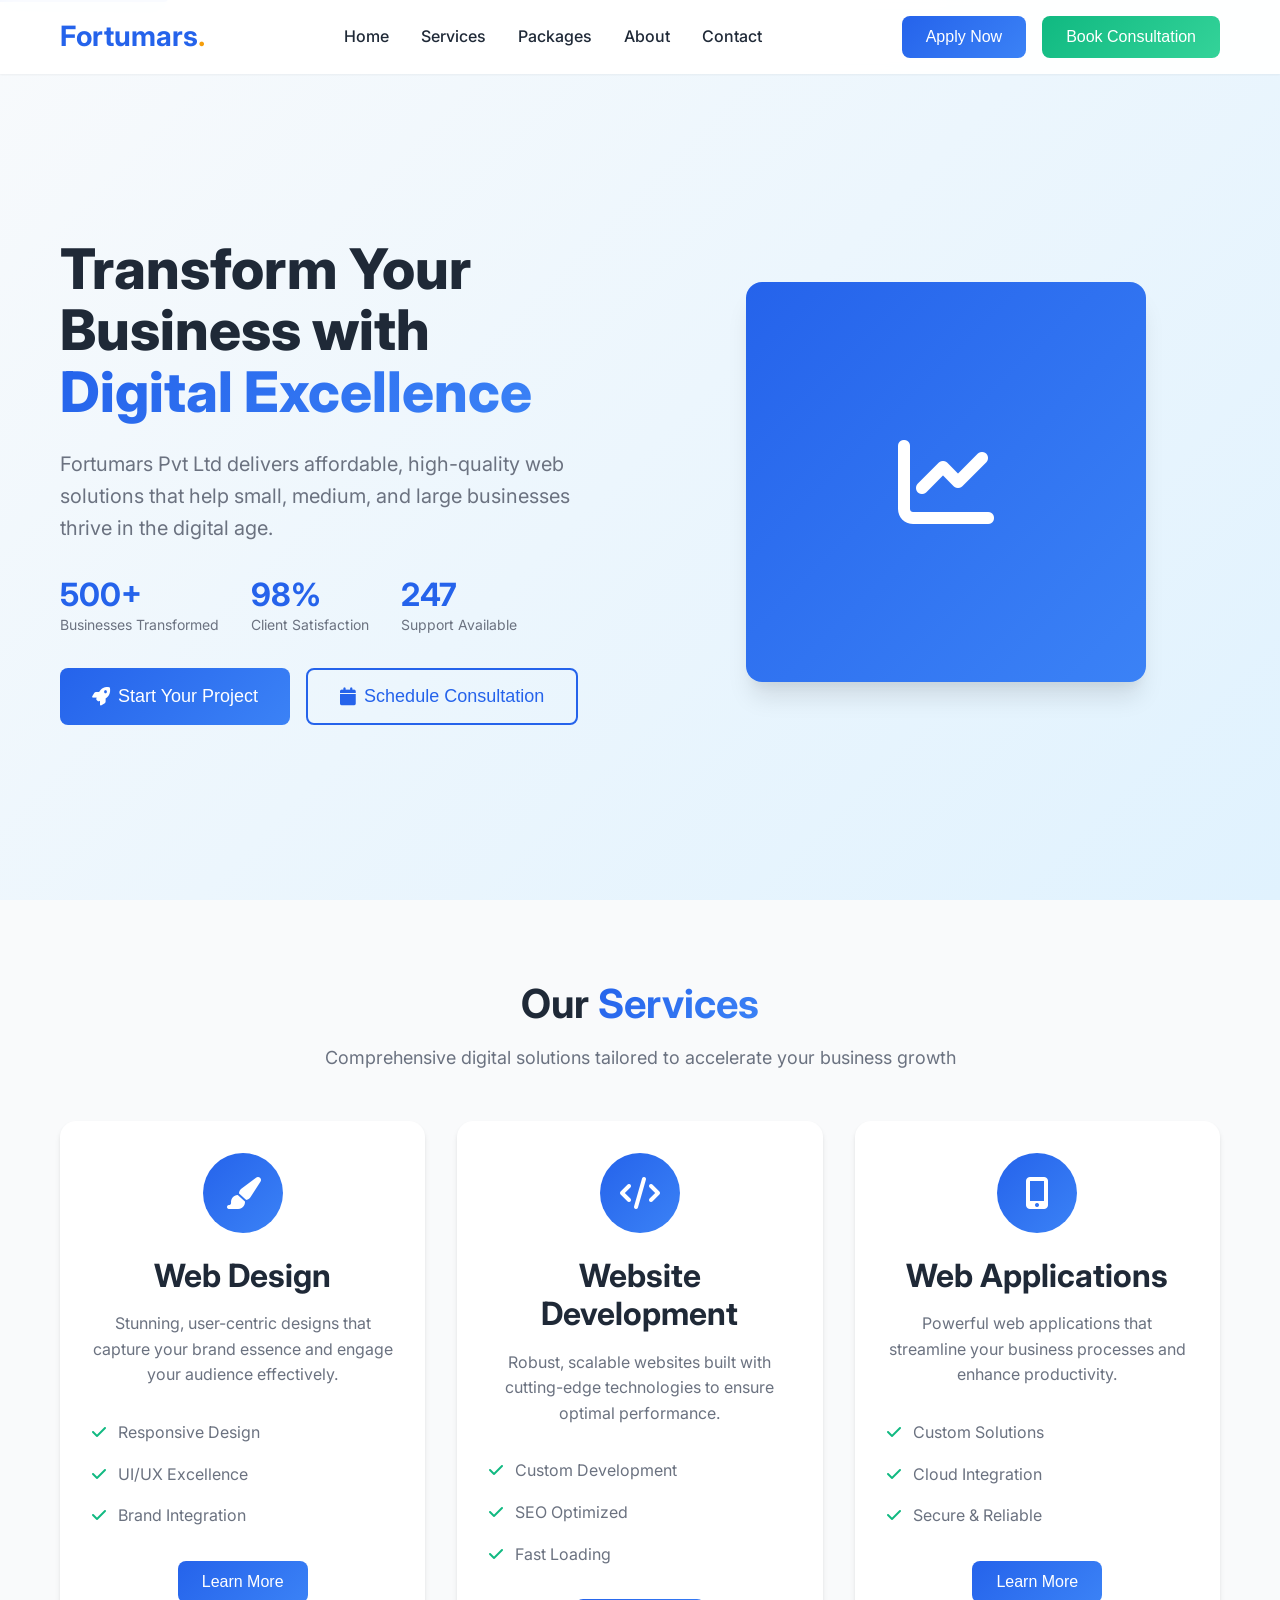
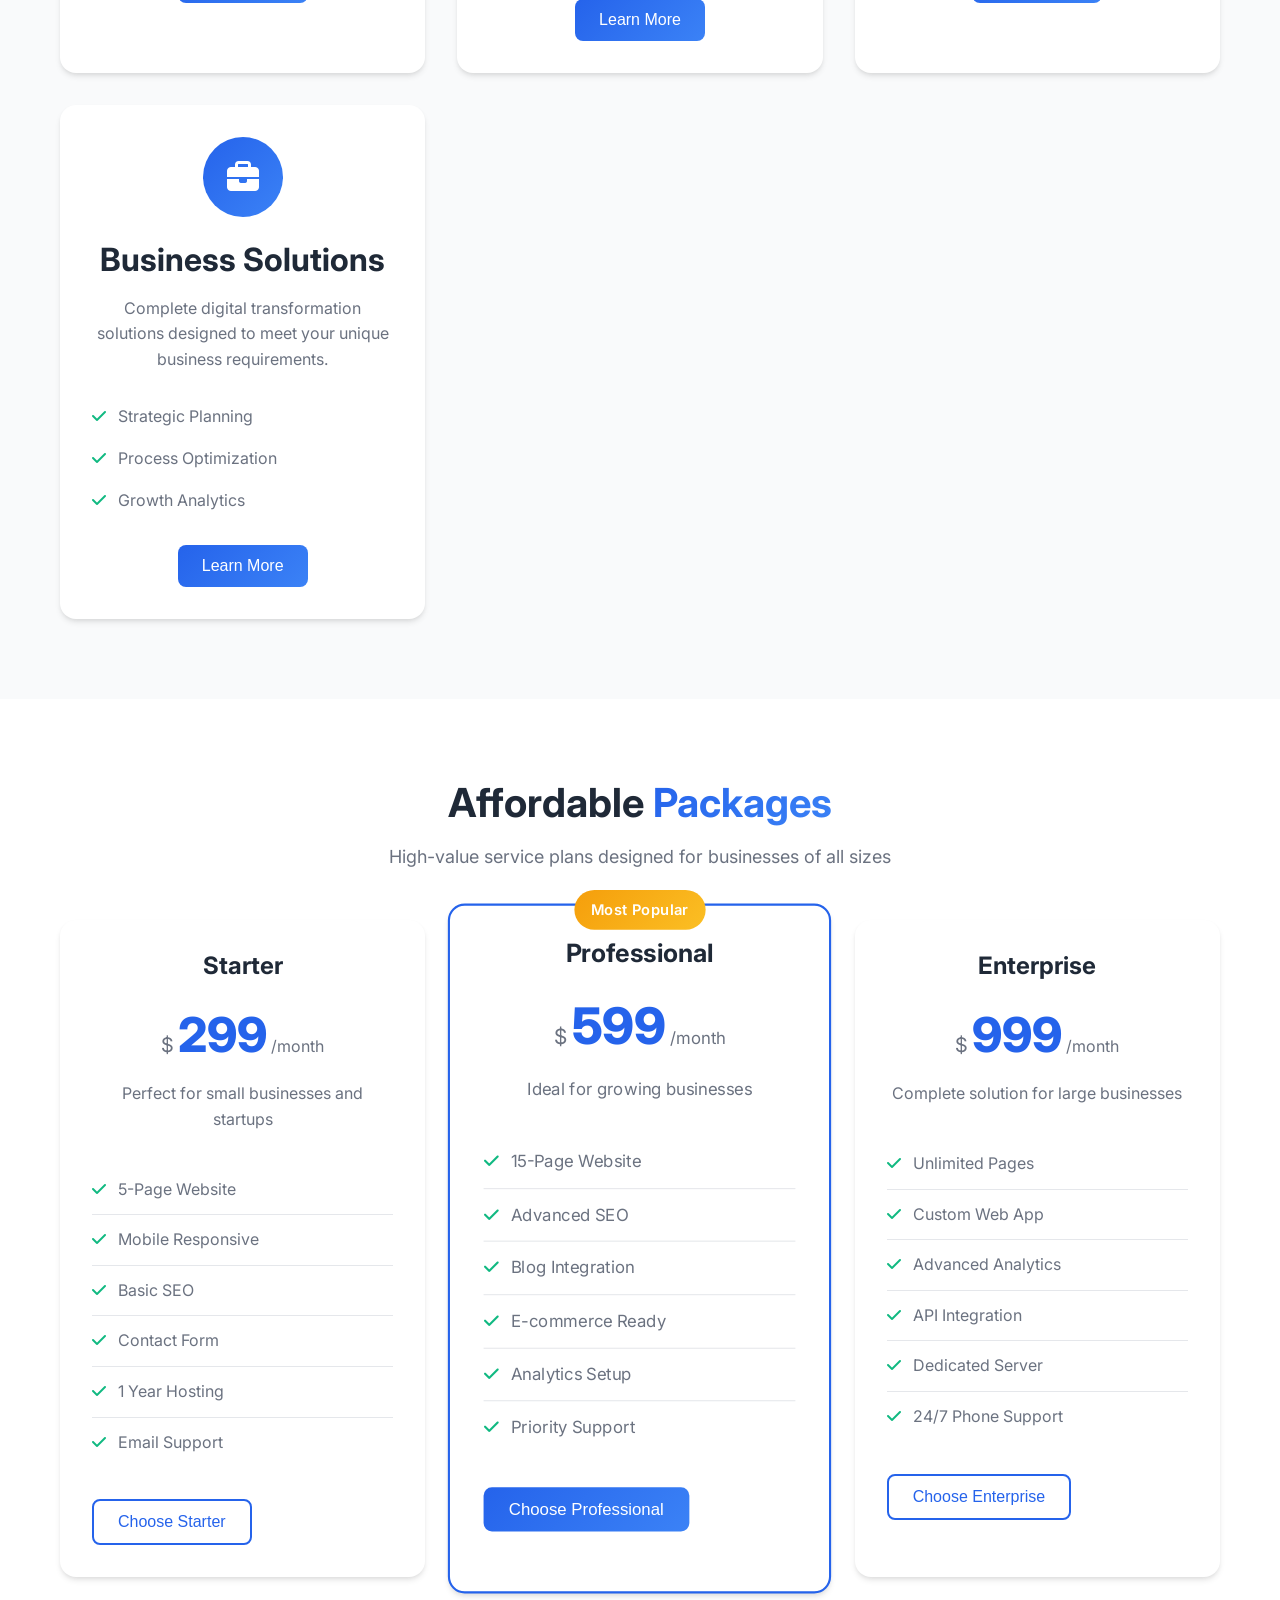
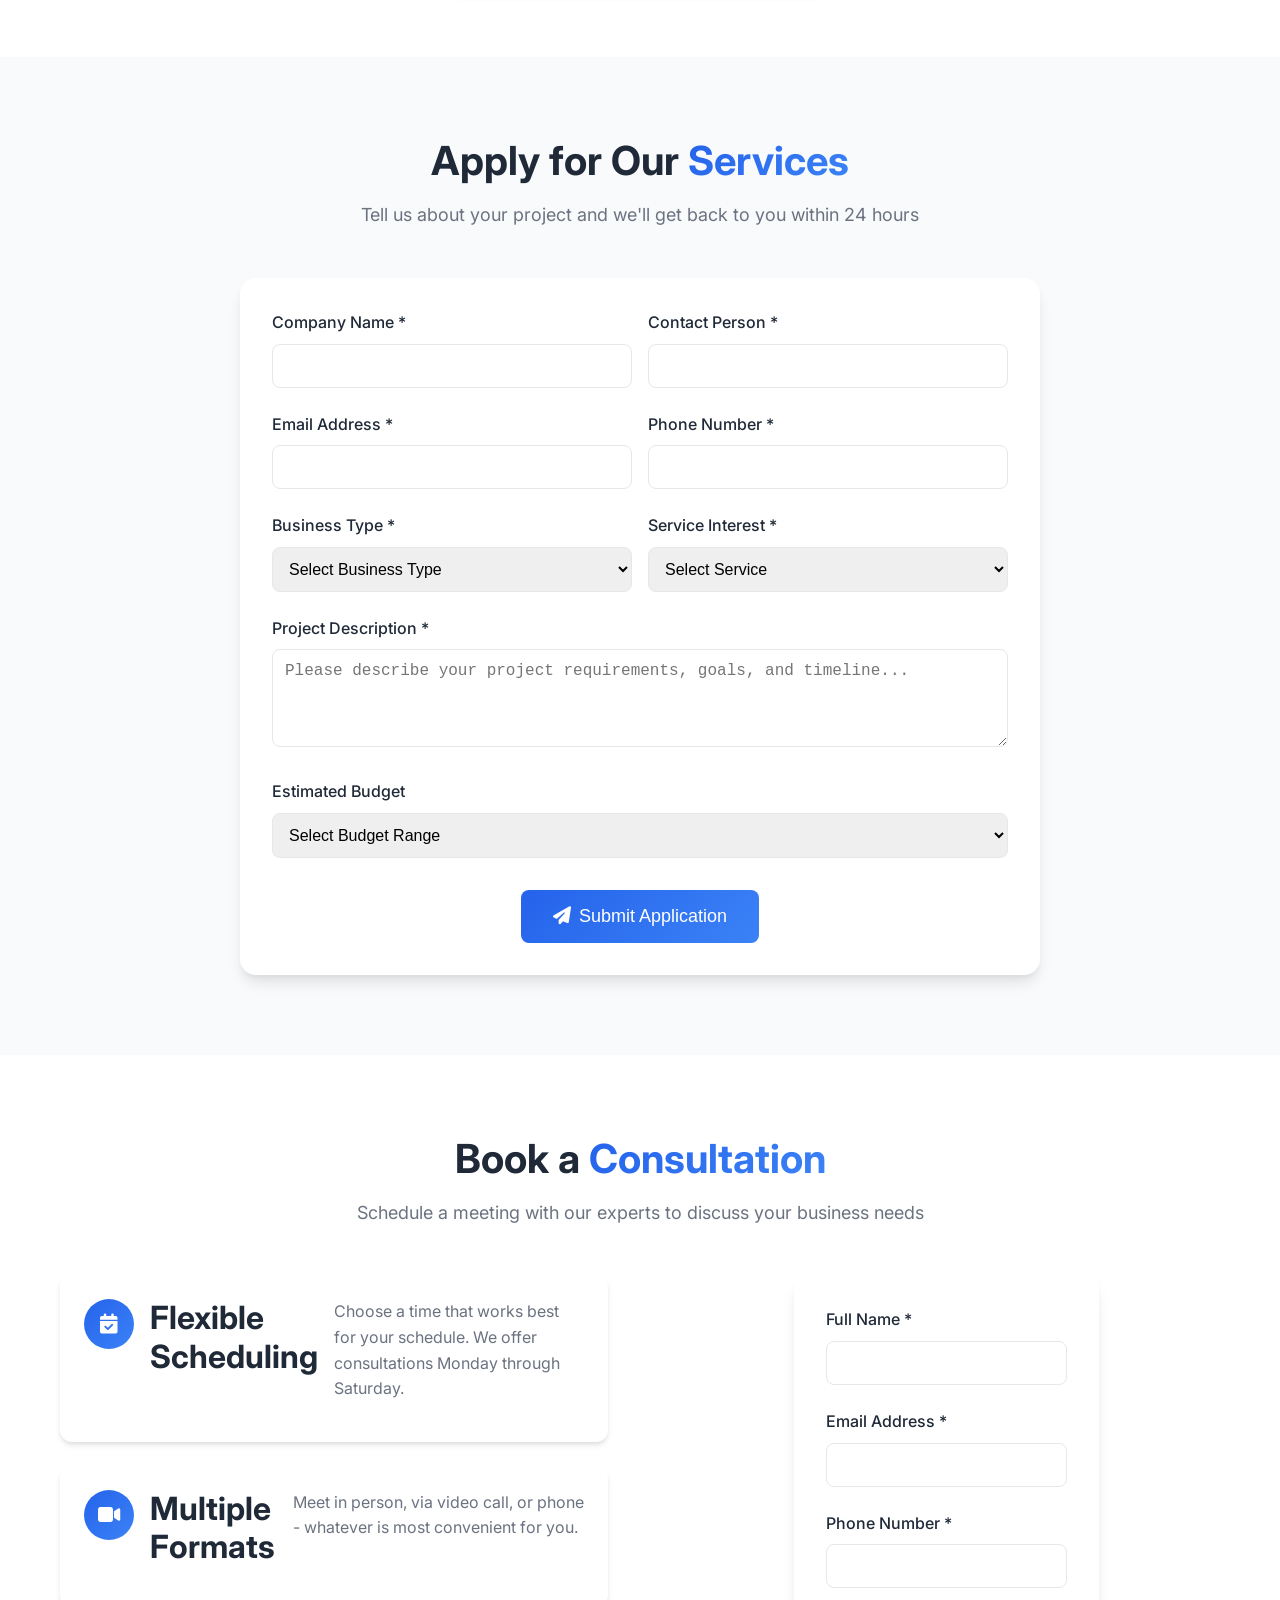
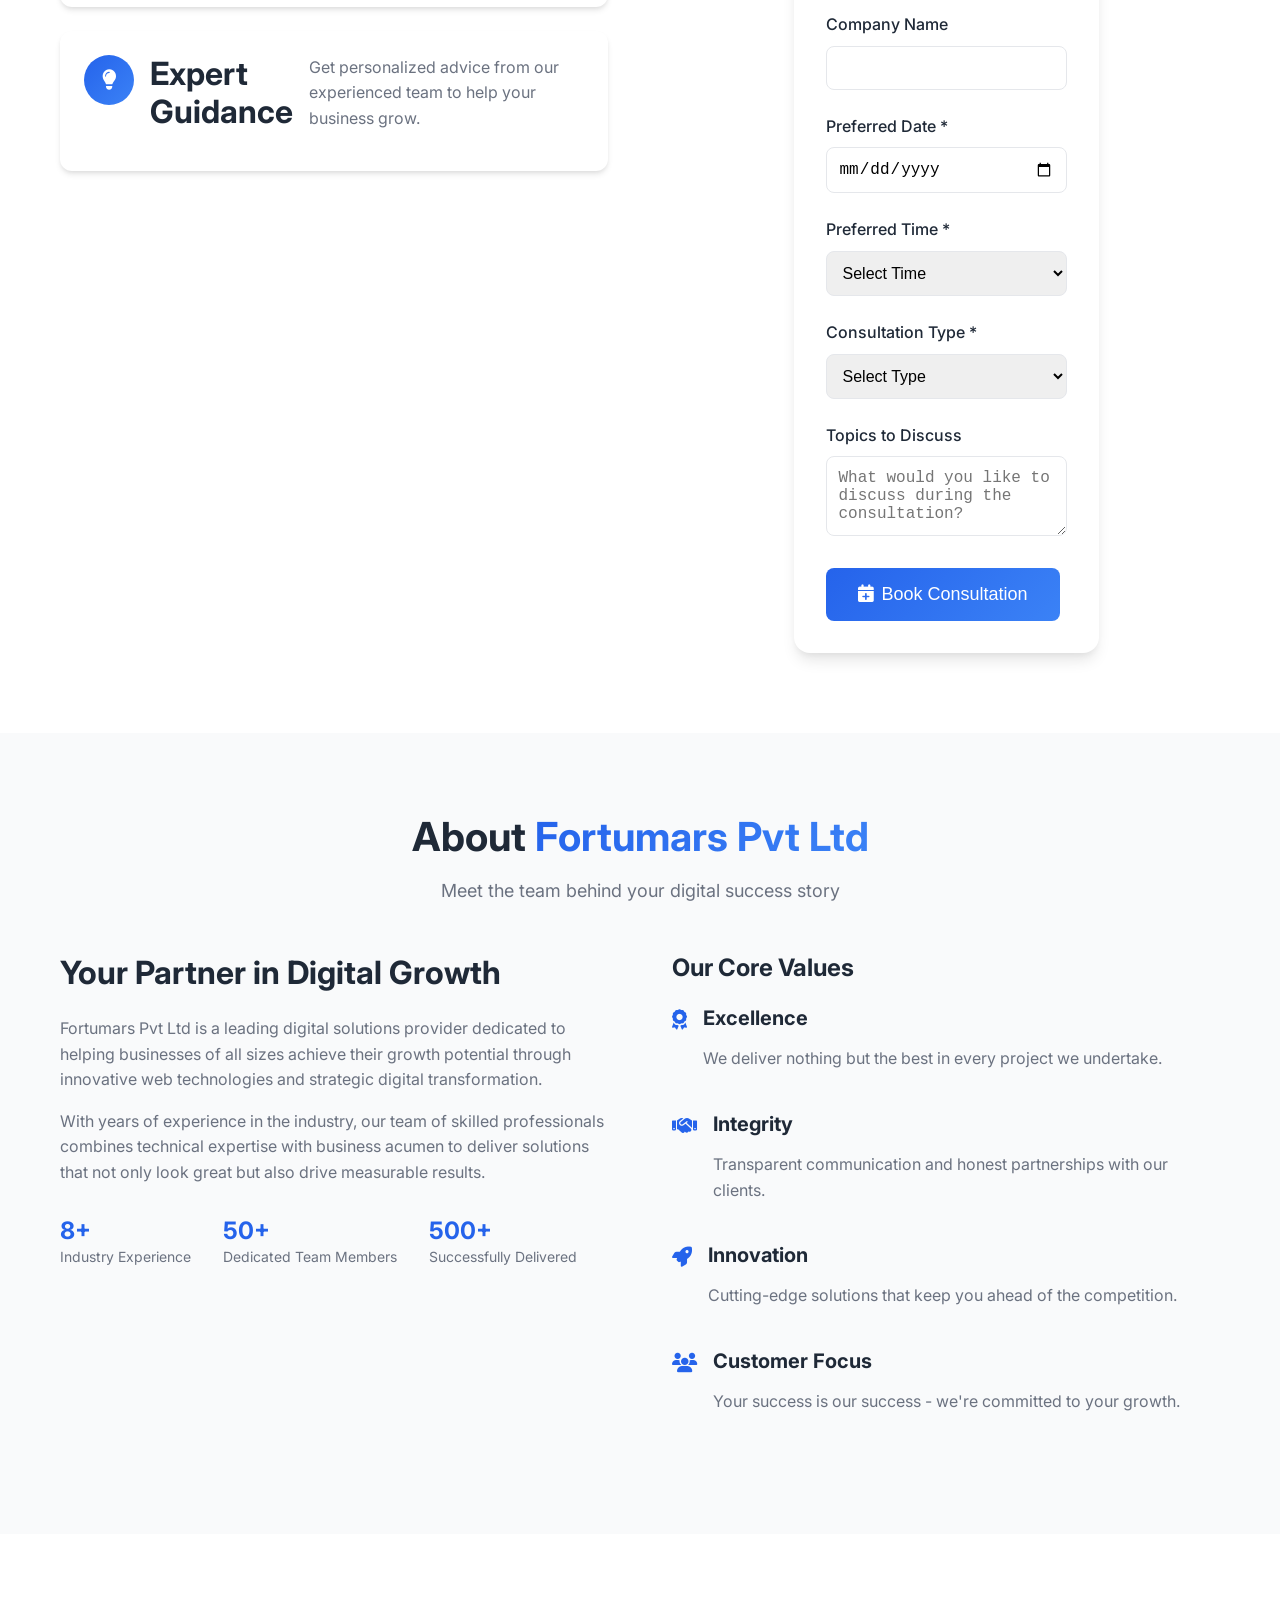
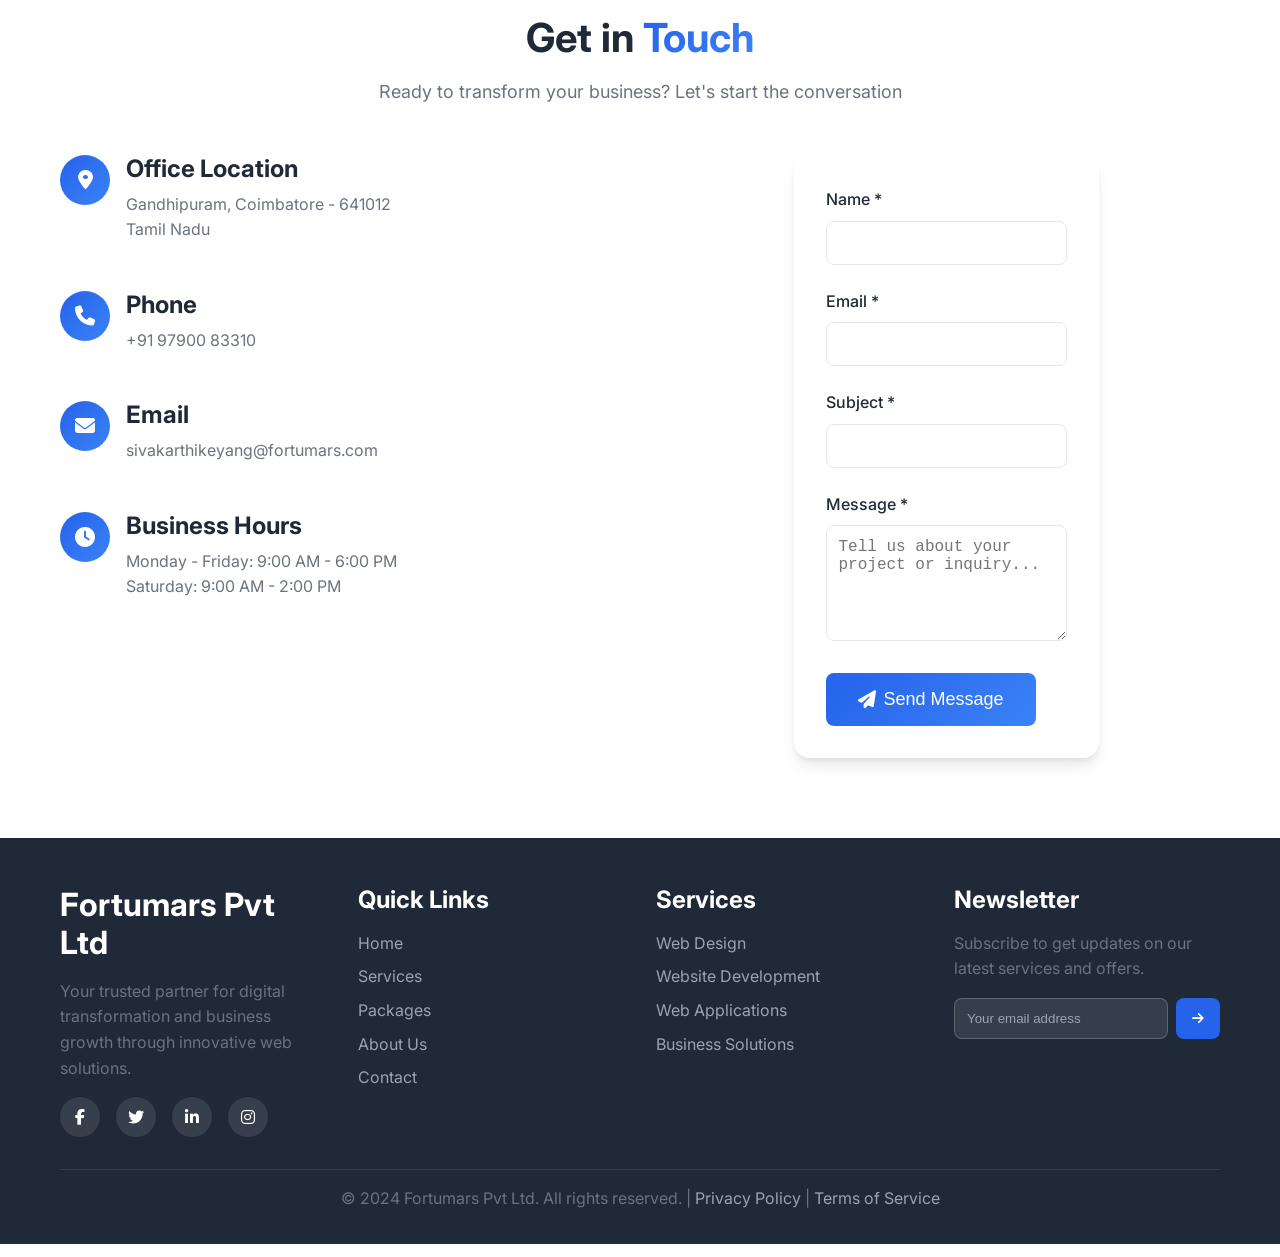
<file: index.html>
<!DOCTYPE html>
<html lang="en">
<head>
    <meta charset="UTF-8">
    <meta name="viewport" content="width=device-width, initial-scale=1.0">
    <meta name="description" content="Fortumars Pvt Ltd offers affordable web design, website development, web applications, and business solutions for small, medium, and large-scale businesses. Transform your business with digital excellence.">
    <meta name="keywords" content="web design, website development, web applications, business solutions, digital transformation, affordable web services">
    <meta name="author" content="Fortumars Pvt Ltd">
    <meta name="theme-color" content="#2563eb">
    <meta property="og:title" content="Fortumars Pvt Ltd - Digital Solutions for Business Growth">
    <meta property="og:description" content="Affordable, high-quality web solutions to help your business thrive in the digital age.">
    <meta property="og:type" content="website">
    <meta name="twitter:card" content="summary_large_image">
    <title>Fortumars Pvt Ltd - Digital Solutions for Business Growth</title>
    <link rel="stylesheet" href="style.css">
    <link href="https://fonts.googleapis.com/css2?family=Inter:wght@300;400;500;600;700;800&display=swap" rel="stylesheet">
    <link rel="stylesheet" href="https://cdnjs.cloudflare.com/ajax/libs/font-awesome/6.4.0/css/all.min.css">
</head>
<body>
    <!-- Header & Navigation -->
    <header class="header" role="banner">
        <nav class="navbar" role="navigation" aria-label="Main navigation">
            <div class="container">
                <div class="nav-brand">
                    <h1>Fortumars<span class="brand-accent">.</span></h1>
                </div>
                <ul class="nav-menu">
                    <li><a href="#home" class="nav-link">Home</a></li>
                    <li><a href="#services" class="nav-link">Services</a></li>
                    <li><a href="#packages" class="nav-link">Packages</a></li>
                    <li><a href="#about" class="nav-link">About</a></li>
                    <li><a href="#contact" class="nav-link">Contact</a></li>
                </ul>
                <div class="nav-cta">
                    <button class="btn btn-primary" onclick="scrollToSection('application')" aria-label="Apply for services">Apply Now</button>
                    <button class="btn btn-secondary" onclick="scrollToSection('booking')" aria-label="Book a consultation">Book Consultation</button>
                </div>
                <button class="hamburger" aria-label="Toggle navigation menu" aria-expanded="false">
                    <span></span>
                    <span></span>
                    <span></span>
                </button>
            </div>
        </nav>
    </header>

    <!-- Hero Section -->
    <main role="main">
    <section id="home" class="hero">
        <div class="container">
            <div class="hero-content">
                <div class="hero-text">
                    <h1 class="hero-title">Transform Your Business with <span class="text-gradient">Digital Excellence</span></h1>
                    <p class="hero-subtitle">Fortumars Pvt Ltd delivers affordable, high-quality web solutions that help small, medium, and large businesses thrive in the digital age.</p>
                    <div class="hero-stats">
                        <div class="stat-item">
                            <h3>500+</h3>
                            <p>Businesses Transformed</p>
                        </div>
                        <div class="stat-item">
                            <h3>98%</h3>
                            <p>Client Satisfaction</p>
                        </div>
                        <div class="stat-item">
                            <h3>24/7</h3>
                            <p>Support Available</p>
                        </div>
                    </div>
                    <div class="hero-actions">
                        <button class="btn btn-primary btn-large" onclick="scrollToSection('application')">
                            <i class="fas fa-rocket"></i> Start Your Project
                        </button>
                        <button class="btn btn-outline btn-large" onclick="scrollToSection('booking')">
                            <i class="fas fa-calendar"></i> Schedule Consultation
                        </button>
                    </div>
                </div>
                <div class="hero-visual">
                    <div class="hero-image-placeholder">
                        <i class="fas fa-chart-line"></i>
                    </div>
                </div>
            </div>
        </div>
    </section>

    <!-- Services Section -->
    <section id="services" class="services">
        <div class="container">
            <div class="section-header">
                <h2>Our <span class="text-gradient">Services</span></h2>
                <p>Comprehensive digital solutions tailored to accelerate your business growth</p>
            </div>
            <div class="services-grid">
                <div class="service-card">
                    <div class="service-icon">
                        <i class="fas fa-paint-brush"></i>
                    </div>
                    <h3>Web Design</h3>
                    <p>Stunning, user-centric designs that capture your brand essence and engage your audience effectively.</p>
                    <ul class="service-features">
                        <li><i class="fas fa-check"></i> Responsive Design</li>
                        <li><i class="fas fa-check"></i> UI/UX Excellence</li>
                        <li><i class="fas fa-check"></i> Brand Integration</li>
                    </ul>
                    <button class="btn btn-primary" onclick="openServiceModal('web-design')">Learn More</button>
                </div>
                <div class="service-card">
                    <div class="service-icon">
                        <i class="fas fa-code"></i>
                    </div>
                    <h3>Website Development</h3>
                    <p>Robust, scalable websites built with cutting-edge technologies to ensure optimal performance.</p>
                    <ul class="service-features">
                        <li><i class="fas fa-check"></i> Custom Development</li>
                        <li><i class="fas fa-check"></i> SEO Optimized</li>
                        <li><i class="fas fa-check"></i> Fast Loading</li>
                    </ul>
                    <button class="btn btn-primary" onclick="openServiceModal('web-development')">Learn More</button>
                </div>
                <div class="service-card">
                    <div class="service-icon">
                        <i class="fas fa-mobile-alt"></i>
                    </div>
                    <h3>Web Applications</h3>
                    <p>Powerful web applications that streamline your business processes and enhance productivity.</p>
                    <ul class="service-features">
                        <li><i class="fas fa-check"></i> Custom Solutions</li>
                        <li><i class="fas fa-check"></i> Cloud Integration</li>
                        <li><i class="fas fa-check"></i> Secure & Reliable</li>
                    </ul>
                    <button class="btn btn-primary" onclick="openServiceModal('web-apps')">Learn More</button>
                </div>
                <div class="service-card">
                    <div class="service-icon">
                        <i class="fas fa-briefcase"></i>
                    </div>
                    <h3>Business Solutions</h3>
                    <p>Complete digital transformation solutions designed to meet your unique business requirements.</p>
                    <ul class="service-features">
                        <li><i class="fas fa-check"></i> Strategic Planning</li>
                        <li><i class="fas fa-check"></i> Process Optimization</li>
                        <li><i class="fas fa-check"></i> Growth Analytics</li>
                    </ul>
                    <button class="btn btn-primary" onclick="openServiceModal('business-solutions')">Learn More</button>
                </div>
            </div>
        </div>
    </section>

    <!-- Packages Section -->
    <section id="packages" class="packages">
        <div class="container">
            <div class="section-header">
                <h2>Affordable <span class="text-gradient">Packages</span></h2>
                <p>High-value service plans designed for businesses of all sizes</p>
            </div>
            <div class="packages-grid">
                <div class="package-card basic">
                    <div class="package-header">
                        <h3>Starter</h3>
                        <div class="package-price">
                            <span class="currency">$</span>
                            <span class="amount">299</span>
                            <span class="period">/month</span>
                        </div>
                        <p class="package-description">Perfect for small businesses and startups</p>
                    </div>
                    <ul class="package-features">
                        <li><i class="fas fa-check"></i> 5-Page Website</li>
                        <li><i class="fas fa-check"></i> Mobile Responsive</li>
                        <li><i class="fas fa-check"></i> Basic SEO</li>
                        <li><i class="fas fa-check"></i> Contact Form</li>
                        <li><i class="fas fa-check"></i> 1 Year Hosting</li>
                        <li><i class="fas fa-check"></i> Email Support</li>
                    </ul>
                    <button class="btn btn-outline" onclick="selectPackage('starter')">Choose Starter</button>
                </div>
                <div class="package-card professional featured">
                    <div class="package-badge">Most Popular</div>
                    <div class="package-header">
                        <h3>Professional</h3>
                        <div class="package-price">
                            <span class="currency">$</span>
                            <span class="amount">599</span>
                            <span class="period">/month</span>
                        </div>
                        <p class="package-description">Ideal for growing businesses</p>
                    </div>
                    <ul class="package-features">
                        <li><i class="fas fa-check"></i> 15-Page Website</li>
                        <li><i class="fas fa-check"></i> Advanced SEO</li>
                        <li><i class="fas fa-check"></i> Blog Integration</li>
                        <li><i class="fas fa-check"></i> E-commerce Ready</li>
                        <li><i class="fas fa-check"></i> Analytics Setup</li>
                        <li><i class="fas fa-check"></i> Priority Support</li>
                    </ul>
                    <button class="btn btn-primary" onclick="selectPackage('professional')">Choose Professional</button>
                </div>
                <div class="package-card enterprise">
                    <div class="package-header">
                        <h3>Enterprise</h3>
                        <div class="package-price">
                            <span class="currency">$</span>
                            <span class="amount">999</span>
                            <span class="period">/month</span>
                        </div>
                        <p class="package-description">Complete solution for large businesses</p>
                    </div>
                    <ul class="package-features">
                        <li><i class="fas fa-check"></i> Unlimited Pages</li>
                        <li><i class="fas fa-check"></i> Custom Web App</li>
                        <li><i class="fas fa-check"></i> Advanced Analytics</li>
                        <li><i class="fas fa-check"></i> API Integration</li>
                        <li><i class="fas fa-check"></i> Dedicated Server</li>
                        <li><i class="fas fa-check"></i> 24/7 Phone Support</li>
                    </ul>
                    <button class="btn btn-outline" onclick="selectPackage('enterprise')">Choose Enterprise</button>
                </div>
            </div>
        </div>
    </section>

    <!-- Application Form Section -->
    <section id="application" class="application">
        <div class="container">
            <div class="section-header">
                <h2>Apply for Our <span class="text-gradient">Services</span></h2>
                <p>Tell us about your project and we'll get back to you within 24 hours</p>
            </div>
            <form class="application-form" onsubmit="handleApplicationSubmit(event)">
                <div class="form-row">
                    <div class="form-group">
                        <label for="company-name">Company Name *</label>
                        <input type="text" id="company-name" name="companyName" required>
                    </div>
                    <div class="form-group">
                        <label for="contact-person">Contact Person *</label>
                        <input type="text" id="contact-person" name="contactPerson" required>
                    </div>
                </div>
                <div class="form-row">
                    <div class="form-group">
                        <label for="email">Email Address *</label>
                        <input type="email" id="email" name="email" required>
                    </div>
                    <div class="form-group">
                        <label for="phone">Phone Number *</label>
                        <input type="tel" id="phone" name="phone" required>
                    </div>
                </div>
                <div class="form-row">
                    <div class="form-group">
                        <label for="business-type">Business Type *</label>
                        <select id="business-type" name="businessType" required>
                            <option value="">Select Business Type</option>
                            <option value="small-scale">Small Scale Business</option>
                            <option value="medium-scale">Medium Scale Business</option>
                            <option value="large-scale">Large Scale Business</option>
                            <option value="startup">Startup</option>
                            <option value="enterprise">Enterprise</option>
                        </select>
                    </div>
                    <div class="form-group">
                        <label for="service-interest">Service Interest *</label>
                        <select id="service-interest" name="serviceInterest" required>
                            <option value="">Select Service</option>
                            <option value="web-design">Web Design</option>
                            <option value="web-development">Website Development</option>
                            <option value="web-applications">Web Applications</option>
                            <option value="business-solutions">Business Solutions</option>
                            <option value="complete-package">Complete Package</option>
                        </select>
                    </div>
                </div>
                <div class="form-group">
                    <label for="project-description">Project Description *</label>
                    <textarea id="project-description" name="projectDescription" rows="4" required placeholder="Please describe your project requirements, goals, and timeline..."></textarea>
                </div>
                <div class="form-group">
                    <label for="budget">Estimated Budget</label>
                    <select id="budget" name="budget">
                        <option value="">Select Budget Range</option>
                        <option value="under-1000">Under $1,000</option>
                        <option value="1000-3000">$1,000 - $3,000</option>
                        <option value="3000-5000">$3,000 - $5,000</option>
                        <option value="5000-10000">$5,000 - $10,000</option>
                        <option value="over-10000">Over $10,000</option>
                    </select>
                </div>
                <div class="form-actions">
                    <button type="submit" class="btn btn-primary btn-large">
                        <i class="fas fa-paper-plane"></i> Submit Application
                    </button>
                </div>
            </form>
        </div>
    </section>

    <!-- Booking Section -->
    <section id="booking" class="booking">
        <div class="container">
            <div class="section-header">
                <h2>Book a <span class="text-gradient">Consultation</span></h2>
                <p>Schedule a meeting with our experts to discuss your business needs</p>
            </div>
            <div class="booking-content">
                <div class="booking-info">
                    <div class="info-card">
                        <div class="info-icon">
                            <i class="fas fa-calendar-check"></i>
                        </div>
                        <h3>Flexible Scheduling</h3>
                        <p>Choose a time that works best for your schedule. We offer consultations Monday through Saturday.</p>
                    </div>
                    <div class="info-card">
                        <div class="info-icon">
                            <i class="fas fa-video"></i>
                        </div>
                        <h3>Multiple Formats</h3>
                        <p>Meet in person, via video call, or phone - whatever is most convenient for you.</p>
                    </div>
                    <div class="info-card">
                        <div class="info-icon">
                            <i class="fas fa-lightbulb"></i>
                        </div>
                        <h3>Expert Guidance</h3>
                        <p>Get personalized advice from our experienced team to help your business grow.</p>
                    </div>
                </div>
                <form class="booking-form" onsubmit="handleBookingSubmit(event)">
                    <div class="form-group">
                        <label for="booking-name">Full Name *</label>
                        <input type="text" id="booking-name" name="name" required>
                    </div>
                    <div class="form-group">
                        <label for="booking-email">Email Address *</label>
                        <input type="email" id="booking-email" name="email" required>
                    </div>
                    <div class="form-group">
                        <label for="booking-phone">Phone Number *</label>
                        <input type="tel" id="booking-phone" name="phone" required>
                    </div>
                    <div class="form-group">
                        <label for="booking-company">Company Name</label>
                        <input type="text" id="booking-company" name="company">
                    </div>
                    <div class="form-group">
                        <label for="booking-date">Preferred Date *</label>
                        <input type="date" id="booking-date" name="date" required>
                    </div>
                    <div class="form-group">
                        <label for="booking-time">Preferred Time *</label>
                        <select id="booking-time" name="time" required>
                            <option value="">Select Time</option>
                            <option value="09:00">9:00 AM</option>
                            <option value="10:00">10:00 AM</option>
                            <option value="11:00">11:00 AM</option>
                            <option value="14:00">2:00 PM</option>
                            <option value="15:00">3:00 PM</option>
                            <option value="16:00">4:00 PM</option>
                            <option value="17:00">5:00 PM</option>
                        </select>
                    </div>
                    <div class="form-group">
                        <label for="booking-type">Consultation Type *</label>
                        <select id="booking-type" name="type" required>
                            <option value="">Select Type</option>
                            <option value="video">Video Call</option>
                            <option value="phone">Phone Call</option>
                            <option value="in-person">In-Person Meeting</option>
                        </select>
                    </div>
                    <div class="form-group">
                        <label for="booking-topics">Topics to Discuss</label>
                        <textarea id="booking-topics" name="topics" rows="3" placeholder="What would you like to discuss during the consultation?"></textarea>
                    </div>
                    <button type="submit" class="btn btn-primary btn-large">
                        <i class="fas fa-calendar-plus"></i> Book Consultation
                    </button>
                </form>
            </div>
        </div>
    </section>

    <!-- About Section -->
    <section id="about" class="about">
        <div class="container">
            <div class="section-header">
                <h2>About <span class="text-gradient">Fortumars Pvt Ltd</span></h2>
                <p>Meet the team behind your digital success story</p>
            </div>
            <div class="about-content">
                <div class="about-text">
                    <h3>Your Partner in Digital Growth</h3>
                    <p>Fortumars Pvt Ltd is a leading digital solutions provider dedicated to helping businesses of all sizes achieve their growth potential through innovative web technologies and strategic digital transformation.</p>
                    <p>With years of experience in the industry, our team of skilled professionals combines technical expertise with business acumen to deliver solutions that not only look great but also drive measurable results.</p>
                    <div class="about-stats">
                        <div class="stat">
                            <h4>8+ Years</h4>
                            <p>Industry Experience</p>
                        </div>
                        <div class="stat">
                            <h4>50+ Experts</h4>
                            <p>Dedicated Team Members</p>
                        </div>
                        <div class="stat">
                            <h4>500+ Projects</h4>
                            <p>Successfully Delivered</p>
                        </div>
                    </div>
                </div>
                <div class="about-values">
                    <h4>Our Core Values</h4>
                    <div class="value-item">
                        <i class="fas fa-award"></i>
                        <div>
                            <h5>Excellence</h5>
                            <p>We deliver nothing but the best in every project we undertake.</p>
                        </div>
                    </div>
                    <div class="value-item">
                        <i class="fas fa-handshake"></i>
                        <div>
                            <h5>Integrity</h5>
                            <p>Transparent communication and honest partnerships with our clients.</p>
                        </div>
                    </div>
                    <div class="value-item">
                        <i class="fas fa-rocket"></i>
                        <div>
                            <h5>Innovation</h5>
                            <p>Cutting-edge solutions that keep you ahead of the competition.</p>
                        </div>
                    </div>
                    <div class="value-item">
                        <i class="fas fa-users"></i>
                        <div>
                            <h5>Customer Focus</h5>
                            <p>Your success is our success - we're committed to your growth.</p>
                        </div>
                    </div>
                </div>
            </div>
        </div>
    </section>

    <!-- Contact Section -->
    <section id="contact" class="contact">
        <div class="container">
            <div class="section-header">
                <h2>Get in <span class="text-gradient">Touch</span></h2>
                <p>Ready to transform your business? Let's start the conversation</p>
            </div>
            <div class="contact-content">
                <div class="contact-info">
                    <div class="contact-item">
                        <div class="contact-icon">
                            <i class="fas fa-map-marker-alt"></i>
                        </div>
                        <div>
                            <h4>Office Location</h4>
                            <p>Gandhipuram, Coimbatore - 641012<br>Tamil Nadu</p>
                        </div>
                    </div>
                    <div class="contact-item">
                        <div class="contact-icon">
                            <i class="fas fa-phone"></i>
                        </div>
                        <div>
                            <h4>Phone</h4>
                            <p>+91 97900 83310</p>
                        </div>
                    </div>
                    <div class="contact-item">
                        <div class="contact-icon">
                            <i class="fas fa-envelope"></i>
                        </div>
                        <div>
                            <h4>Email</h4>
                            <p>sivakarthikeyang@fortumars.com</p>
                        </div>
                    </div>
                    <div class="contact-item">
                        <div class="contact-icon">
                            <i class="fas fa-clock"></i>
                        </div>
                        <div>
                            <h4>Business Hours</h4>
                            <p>Monday - Friday: 9:00 AM - 6:00 PM<br>Saturday: 9:00 AM - 2:00 PM</p>
                        </div>
                    </div>
                </div>
                <form class="contact-form" onsubmit="handleContactSubmit(event)">
                    <div class="form-group">
                        <label for="contact-name">Name *</label>
                        <input type="text" id="contact-name" name="name" required>
                    </div>
                    <div class="form-group">
                        <label for="contact-email">Email *</label>
                        <input type="email" id="contact-email" name="email" required>
                    </div>
                    <div class="form-group">
                        <label for="contact-subject">Subject *</label>
                        <input type="text" id="contact-subject" name="subject" required>
                    </div>
                    <div class="form-group">
                        <label for="contact-message">Message *</label>
                        <textarea id="contact-message" name="message" rows="5" required placeholder="Tell us about your project or inquiry..."></textarea>
                    </div>
                    <button type="submit" class="btn btn-primary btn-large">
                        <i class="fas fa-paper-plane"></i> Send Message
                    </button>
                </form>
            </div>
        </div>
    </section>

    <!-- Footer -->
    </main>
    <footer class="footer" role="contentinfo">
        <div class="container">
            <div class="footer-content">
                <div class="footer-section">
                    <h3>Fortumars Pvt Ltd</h3>
                    <p>Your trusted partner for digital transformation and business growth through innovative web solutions.</p>
                    <div class="social-links">
                        <a href="#" aria-label="Facebook"><i class="fab fa-facebook-f"></i></a>
                        <a href="#" aria-label="Twitter"><i class="fab fa-twitter"></i></a>
                        <a href="#" aria-label="LinkedIn"><i class="fab fa-linkedin-in"></i></a>
                        <a href="#" aria-label="Instagram"><i class="fab fa-instagram"></i></a>
                    </div>
                </div>
                <div class="footer-section">
                    <h4>Quick Links</h4>
                    <ul>
                        <li><a href="#home">Home</a></li>
                        <li><a href="#services">Services</a></li>
                        <li><a href="#packages">Packages</a></li>
                        <li><a href="#about">About Us</a></li>
                        <li><a href="#contact">Contact</a></li>
                    </ul>
                </div>
                <div class="footer-section">
                    <h4>Services</h4>
                    <ul>
                        <li><a href="#services">Web Design</a></li>
                        <li><a href="#services">Website Development</a></li>
                        <li><a href="#services">Web Applications</a></li>
                        <li><a href="#services">Business Solutions</a></li>
                    </ul>
                </div>
                <div class="footer-section">
                    <h4>Newsletter</h4>
                    <p>Subscribe to get updates on our latest services and offers.</p>
                    <form class="newsletter-form" onsubmit="handleNewsletterSubmit(event)">
                        <input type="email" placeholder="Your email address" required>
                        <button type="submit"><i class="fas fa-arrow-right"></i></button>
                    </form>
                </div>
            </div>
            <div class="footer-bottom">
                <p>&copy; 2024 Fortumars Pvt Ltd. All rights reserved. | <a href="#">Privacy Policy</a> | <a href="#">Terms of Service</a></p>
            </div>
        </div>
    </footer>

    <!-- Success Modal -->
    <div id="successModal" class="modal">
        <div class="modal-content">
            <div class="modal-header">
                <h3><i class="fas fa-check-circle"></i> Success!</h3>
                <button class="modal-close" onclick="closeModal('successModal')">&times;</button>
            </div>
            <div class="modal-body">
                <p id="successMessage">Your request has been submitted successfully. We'll get back to you soon!</p>
            </div>
            <div class="modal-footer">
                <button class="btn btn-primary" onclick="closeModal('successModal')">OK</button>
            </div>
        </div>
    </div>

    <script src="script.js"></script>
</body>
</html>
</file>
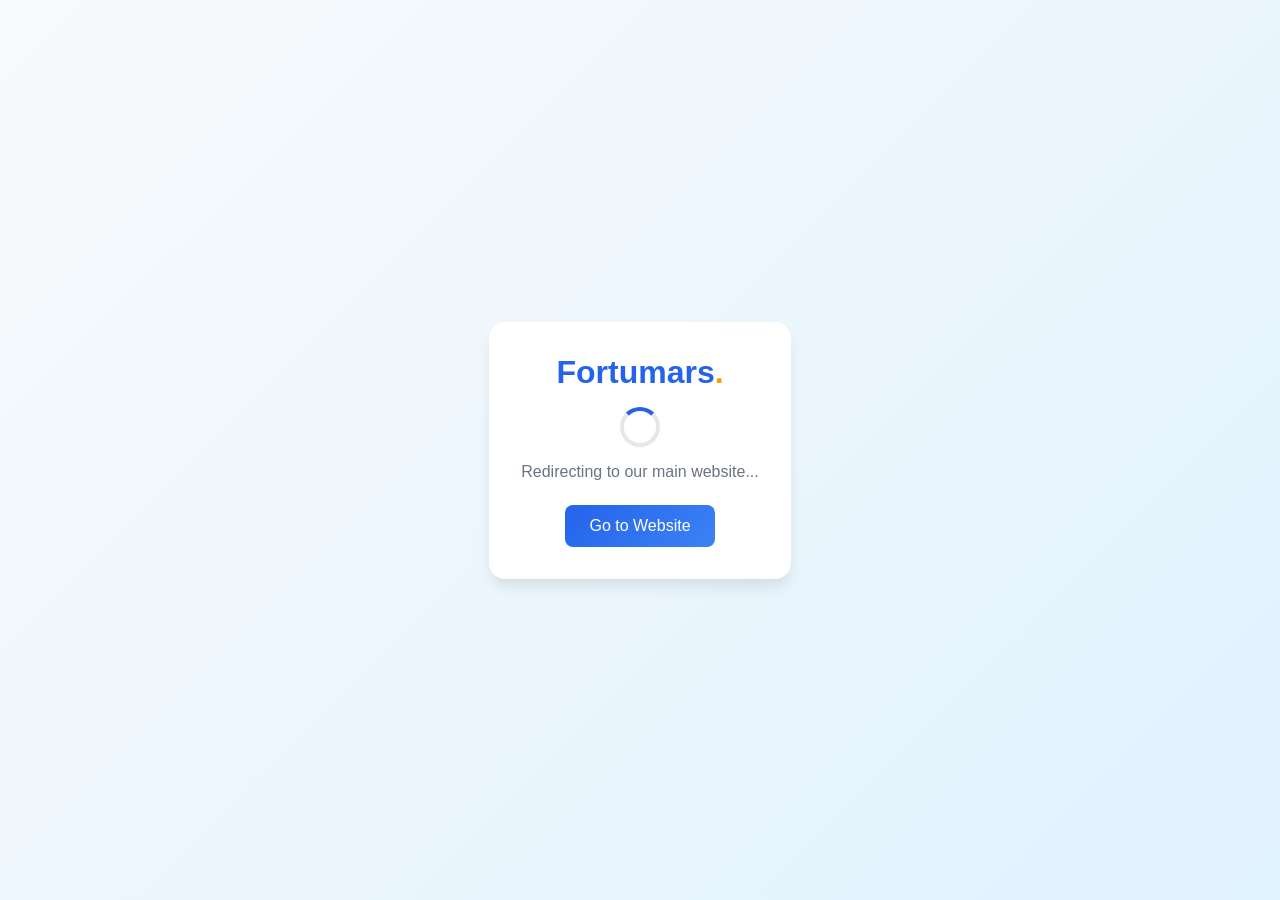
<file: sk.html>
<!DOCTYPE html>
<html lang="en">
<head>
    <meta charset="UTF-8">
    <meta name="viewport" content="width=device-width, initial-scale=1.0">
    <title>Redirecting to Fortumars Pvt Ltd</title>
    <link rel="stylesheet" href="sk.css">
</head>
<body>
    <div class="redirect-container">
        <div class="logo">Fortumars<span>.</span></div>
        <div class="spinner"></div>
        <p class="message">Redirecting to our main website...</p>
        <a href="index.html" class="btn">Go to Website</a>
    </div>
    
    <script src="sk.js"></script>
</body>
</html>
</file>
<file: style.css>
/* Reset and Base Styles */
* {
    margin: 0;
    padding: 0;
    box-sizing: border-box;
}

:root {
    --primary-color: #2563eb;
    --primary-dark: #1e40af;
    --primary-light: #3b82f6;
    --secondary-color: #10b981;
    --accent-color: #f59e0b;
    --text-dark: #1f2937;
    --text-light: #6b7280;
    --text-lighter: #9ca3af;
    --bg-light: #f9fafb;
    --bg-white: #ffffff;
    --border-color: #e5e7eb;
    --shadow-sm: 0 1px 2px 0 rgba(0, 0, 0, 0.05);
    --shadow-md: 0 4px 6px -1px rgba(0, 0, 0, 0.1), 0 2px 4px -1px rgba(0, 0, 0, 0.06);
    --shadow-lg: 0 10px 15px -3px rgba(0, 0, 0, 0.1), 0 4px 6px -2px rgba(0, 0, 0, 0.05);
    --shadow-xl: 0 20px 25px -5px rgba(0, 0, 0, 0.1), 0 10px 10px -5px rgba(0, 0, 0, 0.04);
    --gradient-primary: linear-gradient(135deg, var(--primary-color), var(--primary-light));
    --gradient-secondary: linear-gradient(135deg, var(--secondary-color), #34d399);
    --gradient-accent: linear-gradient(135deg, var(--accent-color), #fbbf24);
}

html {
    scroll-behavior: smooth;
}

body {
    font-family: 'Inter', -apple-system, BlinkMacSystemFont, 'Segoe UI', Roboto, sans-serif;
    line-height: 1.6;
    color: var(--text-dark);
    background-color: var(--bg-white);
}

.container {
    max-width: 1200px;
    margin: 0 auto;
    padding: 0 20px;
}

/* Typography */
h1, h2, h3, h4, h5, h6 {
    font-weight: 700;
    line-height: 1.2;
    margin-bottom: 1rem;
}

h1 { font-size: 3.5rem; }
h2 { font-size: 2.5rem; }
h3 { font-size: 2rem; }
h4 { font-size: 1.5rem; }
h5 { font-size: 1.25rem; }

p {
    margin-bottom: 1rem;
    color: var(--text-light);
}

.text-gradient {
    background: var(--gradient-primary);
    -webkit-background-clip: text;
    -webkit-text-fill-color: transparent;
    background-clip: text;
}

/* Buttons */
.btn {
    display: inline-flex;
    align-items: center;
    gap: 0.5rem;
    padding: 0.75rem 1.5rem;
    border: none;
    border-radius: 0.5rem;
    font-size: 1rem;
    font-weight: 500;
    text-decoration: none;
    cursor: pointer;
    transition: all 0.3s ease;
    text-align: center;
}

.btn-primary {
    background: var(--gradient-primary);
    color: white;
}

.btn-primary:hover {
    transform: translateY(-2px);
    box-shadow: var(--shadow-lg);
}

.btn-secondary {
    background: var(--gradient-secondary);
    color: white;
}

.btn-secondary:hover {
    transform: translateY(-2px);
    box-shadow: var(--shadow-lg);
}

.btn-outline {
    background: transparent;
    color: var(--primary-color);
    border: 2px solid var(--primary-color);
}

.btn-outline:hover {
    background: var(--primary-color);
    color: white;
    transform: translateY(-2px);
}

.btn-large {
    padding: 1rem 2rem;
    font-size: 1.125rem;
}

/* Header & Navigation */
.header {
    position: fixed;
    top: 0;
    left: 0;
    right: 0;
    background: rgba(255, 255, 255, 0.95);
    backdrop-filter: blur(10px);
    z-index: 1000;
    box-shadow: var(--shadow-sm);
}

.navbar {
    padding: 1rem 0;
}

.navbar .container {
    display: flex;
    align-items: center;
    justify-content: space-between;
}

.nav-brand h1 {
    font-size: 1.75rem;
    color: var(--primary-color);
    margin: 0;
}

.brand-accent {
    color: var(--accent-color);
}

.nav-menu {
    display: flex;
    list-style: none;
    gap: 2rem;
    margin: 0;
    padding: 0;
}

.nav-link {
    color: var(--text-dark);
    text-decoration: none;
    font-weight: 500;
    transition: color 0.3s ease;
}

.nav-link:hover {
    color: var(--primary-color);
}

.nav-cta {
    display: flex;
    gap: 1rem;
}

.hamburger {
    display: none;
    flex-direction: column;
    cursor: pointer;
}

.hamburger span {
    width: 25px;
    height: 3px;
    background: var(--text-dark);
    margin: 3px 0;
    transition: 0.3s;
}

/* Hero Section */
.hero {
    padding: 8rem 0 4rem;
    background: linear-gradient(135deg, #f8fafc 0%, #e0f2fe 100%);
    min-height: 100vh;
    display: flex;
    align-items: center;
}

.hero-content {
    display: grid;
    grid-template-columns: 1fr 1fr;
    gap: 4rem;
    align-items: center;
}

.hero-title {
    font-size: 3.5rem;
    font-weight: 800;
    line-height: 1.1;
    margin-bottom: 1.5rem;
}

.hero-subtitle {
    font-size: 1.25rem;
    color: var(--text-light);
    margin-bottom: 2rem;
}

.hero-stats {
    display: flex;
    gap: 2rem;
    margin-bottom: 2rem;
}

.stat-item h3 {
    font-size: 2rem;
    color: var(--primary-color);
    margin: 0;
}

.stat-item p {
    font-size: 0.875rem;
    margin: 0;
}

.hero-actions {
    display: flex;
    gap: 1rem;
}

.hero-visual {
    display: flex;
    justify-content: center;
    align-items: center;
}

.hero-image-placeholder {
    width: 400px;
    height: 400px;
    background: var(--gradient-primary);
    border-radius: 1rem;
    display: flex;
    align-items: center;
    justify-content: center;
    font-size: 6rem;
    color: white;
    box-shadow: var(--shadow-xl);
}

/* Section Styles */
section {
    padding: 5rem 0;
}

.section-header {
    text-align: center;
    margin-bottom: 3rem;
}

.section-header h2 {
    font-size: 2.5rem;
    margin-bottom: 1rem;
}

.section-header p {
    font-size: 1.125rem;
    color: var(--text-light);
}

/* Services Section */
.services {
    background: var(--bg-light);
}

.services-grid {
    display: grid;
    grid-template-columns: repeat(auto-fit, minmax(280px, 1fr));
    gap: 2rem;
}

.service-card {
    background: white;
    padding: 2rem;
    border-radius: 1rem;
    box-shadow: var(--shadow-md);
    transition: all 0.3s ease;
    text-align: center;
}

.service-card:hover {
    transform: translateY(-5px);
    box-shadow: var(--shadow-xl);
}

.service-icon {
    width: 80px;
    height: 80px;
    background: var(--gradient-primary);
    border-radius: 50%;
    display: flex;
    align-items: center;
    justify-content: center;
    margin: 0 auto 1.5rem;
    font-size: 2rem;
    color: white;
}

.service-card h3 {
    color: var(--text-dark);
    margin-bottom: 1rem;
}

.service-features {
    list-style: none;
    margin: 1.5rem 0;
    text-align: left;
}

.service-features li {
    padding: 0.5rem 0;
    color: var(--text-light);
}

.service-features i {
    color: var(--secondary-color);
    margin-right: 0.5rem;
}

/* Packages Section */
.packages-grid {
    display: grid;
    grid-template-columns: repeat(auto-fit, minmax(300px, 1fr));
    gap: 2rem;
}

.package-card {
    background: white;
    border-radius: 1rem;
    padding: 2rem;
    box-shadow: var(--shadow-md);
    position: relative;
    transition: all 0.3s ease;
}

.package-card:hover {
    transform: translateY(-5px);
    box-shadow: var(--shadow-xl);
}

.package-card.featured {
    border: 2px solid var(--primary-color);
    transform: scale(1.05);
}

.package-badge {
    position: absolute;
    top: -15px;
    left: 50%;
    transform: translateX(-50%);
    background: var(--gradient-accent);
    color: white;
    padding: 0.5rem 1rem;
    border-radius: 2rem;
    font-size: 0.875rem;
    font-weight: 600;
}

.package-header {
    text-align: center;
    margin-bottom: 2rem;
}

.package-header h3 {
    font-size: 1.5rem;
    color: var(--text-dark);
    margin-bottom: 1rem;
}

.package-price {
    display: flex;
    align-items: baseline;
    justify-content: center;
    gap: 0.25rem;
    margin-bottom: 0.5rem;
}

.currency {
    font-size: 1.25rem;
    color: var(--text-light);
}

.amount {
    font-size: 3rem;
    font-weight: 800;
    color: var(--primary-color);
}

.period {
    color: var(--text-light);
}

.package-description {
    color: var(--text-light);
    margin: 0;
}

.package-features {
    list-style: none;
    margin: 2rem 0;
}

.package-features li {
    padding: 0.75rem 0;
    border-bottom: 1px solid var(--border-color);
    color: var(--text-light);
}

.package-features li:last-child {
    border-bottom: none;
}

.package-features i {
    color: var(--secondary-color);
    margin-right: 0.5rem;
}

/* Forms */
.application-form, .booking-form, .contact-form {
    background: white;
    padding: 2rem;
    border-radius: 1rem;
    box-shadow: var(--shadow-lg);
    max-width: 800px;
    margin: 0 auto;
}

.form-row {
    display: grid;
    grid-template-columns: 1fr 1fr;
    gap: 1rem;
}

.form-group {
    margin-bottom: 1.5rem;
}

.form-group label {
    display: block;
    margin-bottom: 0.5rem;
    font-weight: 500;
    color: var(--text-dark);
}

.form-group input,
.form-group select,
.form-group textarea {
    width: 100%;
    padding: 0.75rem;
    border: 1px solid var(--border-color);
    border-radius: 0.5rem;
    font-size: 1rem;
    transition: border-color 0.3s ease;
}

.form-group input:focus,
.form-group select:focus,
.form-group textarea:focus {
    outline: none;
    border-color: var(--primary-color);
    box-shadow: 0 0 0 3px rgba(37, 99, 235, 0.1);
}

.form-actions {
    text-align: center;
    margin-top: 2rem;
}

/* Application Section */
.application {
    background: var(--bg-light);
}

/* Booking Section */
.booking-content {
    display: grid;
    grid-template-columns: 1fr 1fr;
    gap: 4rem;
    align-items: start;
}

.booking-info {
    display: flex;
    flex-direction: column;
    gap: 1.5rem;
}

.info-card {
    background: white;
    padding: 1.5rem;
    border-radius: 0.75rem;
    box-shadow: var(--shadow-md);
    display: flex;
    gap: 1rem;
}

.info-icon {
    width: 50px;
    height: 50px;
    background: var(--gradient-primary);
    border-radius: 50%;
    display: flex;
    align-items: center;
    justify-content: center;
    color: white;
    font-size: 1.25rem;
    flex-shrink: 0;
}

/* About Section */
.about {
    background: var(--bg-light);
}

.about-content {
    display: grid;
    grid-template-columns: 1fr 1fr;
    gap: 4rem;
}

.about-text h3 {
    color: var(--text-dark);
    margin-bottom: 1.5rem;
}

.about-stats {
    display: flex;
    gap: 2rem;
    margin-top: 2rem;
}

.stat h4 {
    font-size: 1.5rem;
    color: var(--primary-color);
    margin: 0;
}

.stat p {
    font-size: 0.875rem;
    margin: 0;
}

.about-values h4 {
    color: var(--text-dark);
    margin-bottom: 1.5rem;
}

.value-item {
    display: flex;
    gap: 1rem;
    margin-bottom: 1.5rem;
}

.value-item i {
    color: var(--primary-color);
    font-size: 1.25rem;
    margin-top: 0.25rem;
}

/* Contact Section */
.contact-content {
    display: grid;
    grid-template-columns: 1fr 1fr;
    gap: 4rem;
}

.contact-info {
    display: flex;
    flex-direction: column;
    gap: 2rem;
}

.contact-item {
    display: flex;
    gap: 1rem;
}

.contact-icon {
    width: 50px;
    height: 50px;
    background: var(--gradient-primary);
    border-radius: 50%;
    display: flex;
    align-items: center;
    justify-content: center;
    color: white;
    font-size: 1.25rem;
    flex-shrink: 0;
}

.contact-item h4 {
    color: var(--text-dark);
    margin-bottom: 0.5rem;
}

/* Footer */
.footer {
    background: var(--text-dark);
    color: white;
    padding: 3rem 0 1rem;
}

.footer-content {
    display: grid;
    grid-template-columns: repeat(auto-fit, minmax(250px, 1fr));
    gap: 2rem;
    margin-bottom: 2rem;
}

.footer-section h3,
.footer-section h4 {
    color: white;
    margin-bottom: 1rem;
}

.footer-section ul {
    list-style: none;
}

.footer-section ul li {
    margin-bottom: 0.5rem;
}

.footer-section a {
    color: var(--text-lighter);
    text-decoration: none;
    transition: color 0.3s ease;
}

.footer-section a:hover {
    color: white;
}

.social-links {
    display: flex;
    gap: 1rem;
    margin-top: 1rem;
}

.social-links a {
    width: 40px;
    height: 40px;
    background: rgba(255, 255, 255, 0.1);
    border-radius: 50%;
    display: flex;
    align-items: center;
    justify-content: center;
    color: white;
    transition: all 0.3s ease;
}

.social-links a:hover {
    background: var(--primary-color);
    transform: translateY(-2px);
}

.newsletter-form {
    display: flex;
    gap: 0.5rem;
    margin-top: 1rem;
}

.newsletter-form input {
    flex: 1;
    padding: 0.75rem;
    border: 1px solid rgba(255, 255, 255, 0.2);
    background: rgba(255, 255, 255, 0.1);
    border-radius: 0.5rem;
    color: white;
}

.newsletter-form input::placeholder {
    color: var(--text-lighter);
}

.newsletter-form button {
    background: var(--primary-color);
    color: white;
    border: none;
    padding: 0.75rem 1rem;
    border-radius: 0.5rem;
    cursor: pointer;
    transition: background 0.3s ease;
}

.newsletter-form button:hover {
    background: var(--primary-dark);
}

.footer-bottom {
    border-top: 1px solid rgba(255, 255, 255, 0.1);
    padding-top: 1rem;
    text-align: center;
    color: var(--text-lighter);
}

.footer-bottom a {
    color: var(--text-lighter);
    text-decoration: none;
    transition: color 0.3s ease;
}

.footer-bottom a:hover {
    color: white;
}

/* Modal */
.modal {
    display: none;
    position: fixed;
    z-index: 2000;
    left: 0;
    top: 0;
    width: 100%;
    height: 100%;
    background: rgba(0, 0, 0, 0.5);
    backdrop-filter: blur(5px);
}

.modal-content {
    background: white;
    margin: 10% auto;
    padding: 0;
    border-radius: 1rem;
    width: 90%;
    max-width: 500px;
    box-shadow: var(--shadow-xl);
    animation: modalSlideIn 0.3s ease;
}

@keyframes modalSlideIn {
    from {
        opacity: 0;
        transform: translateY(-50px);
    }
    to {
        opacity: 1;
        transform: translateY(0);
    }
}

.modal-header {
    padding: 1.5rem;
    border-bottom: 1px solid var(--border-color);
    display: flex;
    justify-content: space-between;
    align-items: center;
}

.modal-header h3 {
    margin: 0;
    color: var(--text-dark);
}

.modal-close {
    background: none;
    border: none;
    font-size: 1.5rem;
    cursor: pointer;
    color: var(--text-light);
    padding: 0;
    width: 30px;
    height: 30px;
    display: flex;
    align-items: center;
    justify-content: center;
    border-radius: 50%;
    transition: all 0.3s ease;
}

.modal-close:hover {
    background: var(--bg-light);
    color: var(--text-dark);
}

.modal-body {
    padding: 1.5rem;
}

.modal-footer {
    padding: 1.5rem;
    border-top: 1px solid var(--border-color);
    text-align: right;
}

/* Responsive Design */
@media (max-width: 1024px) {
    .container {
        max-width: 100%;
    }

    h1 { font-size: 3rem; }
    h2 { font-size: 2.25rem; }

    .hero-content {
        gap: 2rem;
    }

    .hero-visual {
        display: none;
    }

    section {
        padding: 4rem 0;
    }
}

@media (max-width: 768px) {
    .container {
        padding: 0 15px;
    }

    h1 { font-size: 2.5rem; }
    h2 { font-size: 2rem; }
    h3 { font-size: 1.5rem; }

    section {
        padding: 3rem 0;
    }

    .nav-menu {
        display: none;
        position: absolute;
        top: 100%;
        left: 0;
        right: 0;
        background: white;
        flex-direction: column;
        padding: 1rem;
        box-shadow: var(--shadow-lg);
        z-index: 999;
    }

    .nav-menu.active {
        display: flex;
    }

    .nav-link {
        padding: 0.5rem 0;
    }

    .hamburger {
        display: flex;
    }

    .hamburger.active span:nth-child(1) {
        transform: rotate(45deg) translate(10px, 10px);
    }

    .hamburger.active span:nth-child(2) {
        opacity: 0;
    }

    .hamburger.active span:nth-child(3) {
        transform: rotate(-45deg) translate(7px, -7px);
    }

    .nav-cta {
        display: none;
    }

    .hero {
        padding: 6rem 0 3rem;
        min-height: auto;
    }

    .hero-content {
        grid-template-columns: 1fr;
        gap: 2rem;
        text-align: center;
    }

    .hero-title {
        font-size: 2.5rem;
    }

    .hero-subtitle {
        font-size: 1.1rem;
    }

    .hero-stats {
        justify-content: center;
        flex-wrap: wrap;
        gap: 1.5rem;
    }

    .hero-actions {
        flex-direction: column;
        align-items: center;
    }

    .hero-actions .btn {
        width: 100%;
        max-width: 300px;
    }

    .hero-visual {
        order: -1;
    }

    .hero-image-placeholder {
        width: 300px;
        height: 300px;
        font-size: 4rem;
    }

    .services-grid,
    .packages-grid {
        grid-template-columns: 1fr;
    }

    .form-row {
        grid-template-columns: 1fr;
    }

    .application-form,
    .booking-form,
    .contact-form {
        padding: 1.5rem;
    }

    .booking-content,
    .about-content,
    .contact-content {
        grid-template-columns: 1fr;
        gap: 2rem;
    }

    .package-card.featured {
        transform: none;
        border: none;
    }

    .about-stats {
        flex-direction: column;
        gap: 1rem;
    }

    .footer-content {
        grid-template-columns: 1fr;
        text-align: center;
    }

    .social-links {
        justify-content: center;
    }

    .newsletter-form {
        flex-direction: column;
    }

    .newsletter-form input {
        width: 100%;
    }
}

@media (max-width: 480px) {
    .hero {
        padding: 5rem 0 2rem;
        min-height: auto;
    }

    h1 { font-size: 2rem; }
    h2 { font-size: 1.75rem; }
    h3 { font-size: 1.25rem; }

    .hero-title {
        font-size: 1.75rem;
    }

    .hero-subtitle {
        font-size: 0.95rem;
    }

    .hero-stats {
        flex-direction: column;
        align-items: center;
        gap: 1rem;
    }

    .stat-item h3 {
        font-size: 1.5rem;
    }

    .stat-item p {
        font-size: 0.75rem;
    }

    .section-header {
        margin-bottom: 2rem;
    }

    .section-header h2 {
        font-size: 1.5rem;
    }

    .section-header p {
        font-size: 0.95rem;
    }

    .service-card,
    .package-card {
        padding: 1.5rem;
    }

    .application-form,
    .booking-form,
    .contact-form {
        padding: 1rem;
    }

    .modal-content {
        margin: 20% auto;
        width: 95%;
    }

    .form-group input,
    .form-group select,
    .form-group textarea {
        font-size: 16px; /* Prevents zoom on iOS */
    }

    .btn {
        padding: 0.65rem 1.25rem;
        font-size: 0.95rem;
    }

    .btn-large {
        padding: 0.85rem 1.5rem;
        font-size: 1rem;
    }

    .contact-info {
        gap: 1rem;
    }

    .contact-item {
        gap: 0.75rem;
    }

    .contact-icon {
        width: 40px;
        height: 40px;
        font-size: 1rem;
    }

    .info-icon {
        width: 40px;
        height: 40px;
        font-size: 1rem;
    }

    .booking-info {
        gap: 1rem;
    }

    .info-card {
        padding: 1rem;
        flex-direction: column;
        text-align: center;
    }

    .info-icon {
        margin: 0 auto;
    }

    footer {
        padding: 2rem 0 0.5rem;
    }

    .footer-section ul li {
        margin-bottom: 0.35rem;
    }
}

/* Loading States */
.btn:disabled {
    opacity: 0.6;
    cursor: not-allowed;
}

/* Animation Classes */
.fade-in {
    animation: fadeIn 0.6s ease;
}

@keyframes fadeIn {
    from {
        opacity: 0;
        transform: translateY(20px);
    }
    to {
        opacity: 1;
        transform: translateY(0);
    }
}

@keyframes slideDown {
    from {
        opacity: 0;
        transform: translateX(-50%) translateY(-20px);
    }
    to {
        opacity: 1;
        transform: translateX(-50%) translateY(0);
    }
}

@keyframes slideUp {
    from {
        opacity: 1;
        transform: translateX(-50%) translateY(0);
    }
    to {
        opacity: 0;
        transform: translateX(-50%) translateY(-20px);
    }
}

.slide-in-left {
    animation: slideInLeft 0.6s ease;
}

@keyframes slideInLeft {
    from {
        opacity: 0;
        transform: translateX(-50px);
    }
    to {
        opacity: 1;
        transform: translateX(0);
    }
}

.slide-in-right {
    animation: slideInRight 0.6s ease;
}

@keyframes slideInRight {
    from {
        opacity: 0;
        transform: translateX(50px);
    }
    to {
        opacity: 1;
        transform: translateX(0);
    }
}

/* Scrollbar Styling */
::-webkit-scrollbar {
    width: 10px;
}

::-webkit-scrollbar-track {
    background: var(--bg-light);
}

::-webkit-scrollbar-thumb {
    background: var(--primary-color);
    border-radius: 5px;
}

::-webkit-scrollbar-thumb:hover {
    background: var(--primary-dark);
}
</file>
<file: sk.css>
/* Styles for sk.html (redirect page) */
/* Minimal reset */
* {
	box-sizing: border-box;
}
html, body {
	height: 100%;
}
body {
	font-family: 'Inter', -apple-system, BlinkMacSystemFont, 'Segoe UI', Roboto, sans-serif;
	display: flex;
	justify-content: center;
	align-items: center;
	min-height: 100vh;
	margin: 0;
	background: linear-gradient(135deg, #f8fafc 0%, #e0f2fe 100%);
	-webkit-font-smoothing: antialiased;
	-moz-osx-font-smoothing: grayscale;
}

.redirect-container {
	text-align: center;
	padding: 2rem;
	background: #ffffff;
	border-radius: 1rem;
	box-shadow: 0 10px 15px -3px rgba(0, 0, 0, 0.1);
	max-width: 400px;
}

.logo {
	font-size: 2rem;
	font-weight: 800;
	color: #2563eb;
	margin-bottom: 1rem;
}

.logo span { color: #f59e0b; }

.spinner {
	width: 40px;
	height: 40px;
	border: 4px solid #e5e7eb;
	border-top: 4px solid #2563eb;
	border-radius: 50%;
	animation: sk-spin 1s linear infinite;
	margin: 1rem auto;
}

@keyframes sk-spin {
	0% { transform: rotate(0deg); }
	100% { transform: rotate(360deg); }
}

.message {
	color: #6b7280;
	margin-bottom: 1.5rem;
}

.btn {
	display: inline-block;
	padding: 0.75rem 1.5rem;
	background: linear-gradient(135deg, #2563eb, #3b82f6);
	color: white;
	text-decoration: none;
	border-radius: 0.5rem;
	font-weight: 500;
	transition: transform 0.3s ease;
}

.btn:hover { transform: translateY(-2px); }

/* Utility: center content on very small screens */
@media (max-width: 420px) {
	.redirect-container { margin: 1rem; width: calc(100% - 2rem); }
	.logo { font-size: 1.5rem; }
}
</file>
